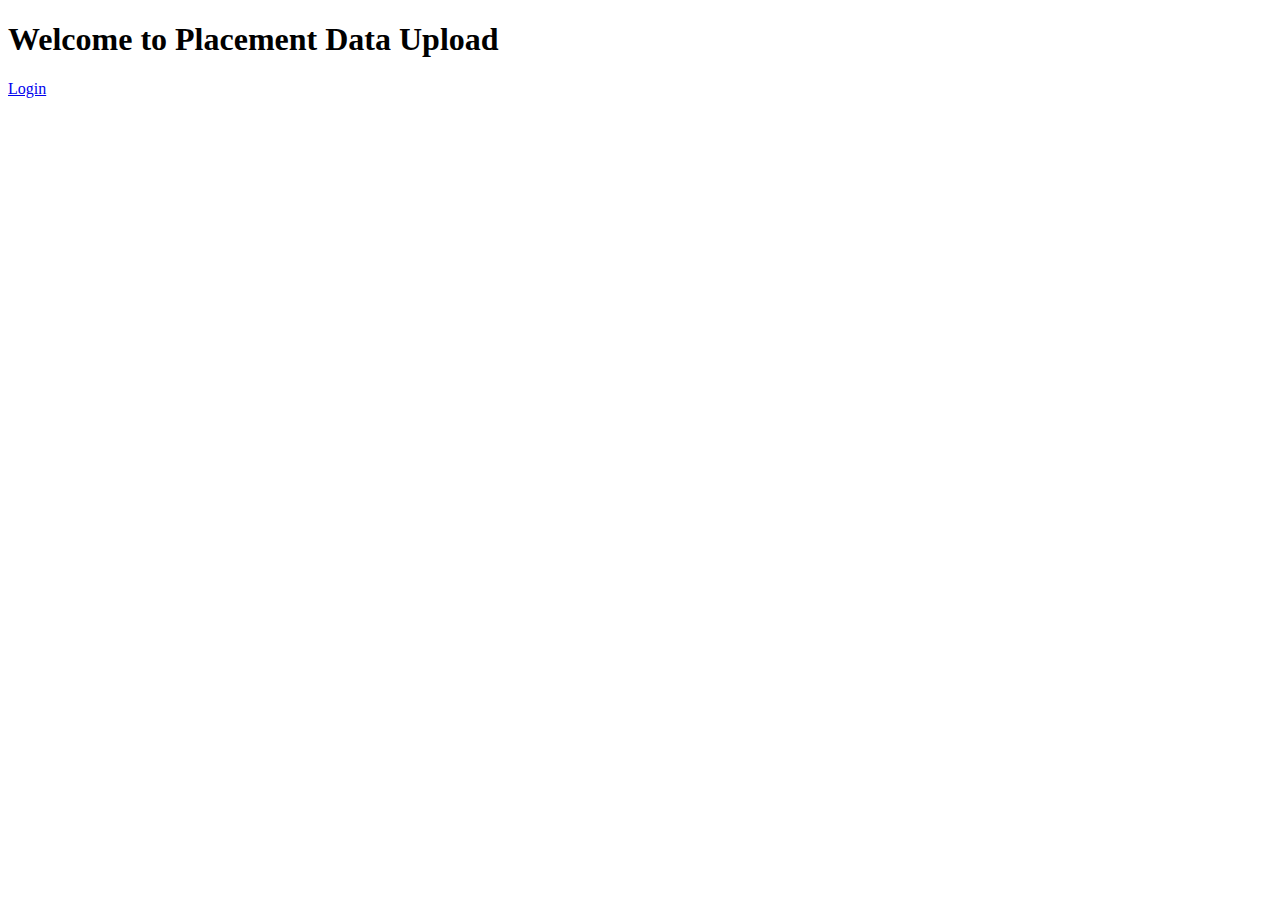
<file: templates/index.html>
<!DOCTYPE html>
<html lang="en">
<head>
    <meta charset="UTF-8">
    <meta name="viewport" content="width=device-width, initial-scale=1.0">
    <title>Home</title>
</head>
<body>
    <h1>Welcome to Placement Data Upload</h1>
    <a href="{{ url_for('login') }}">Login</a>
</body>
</html>
</file>
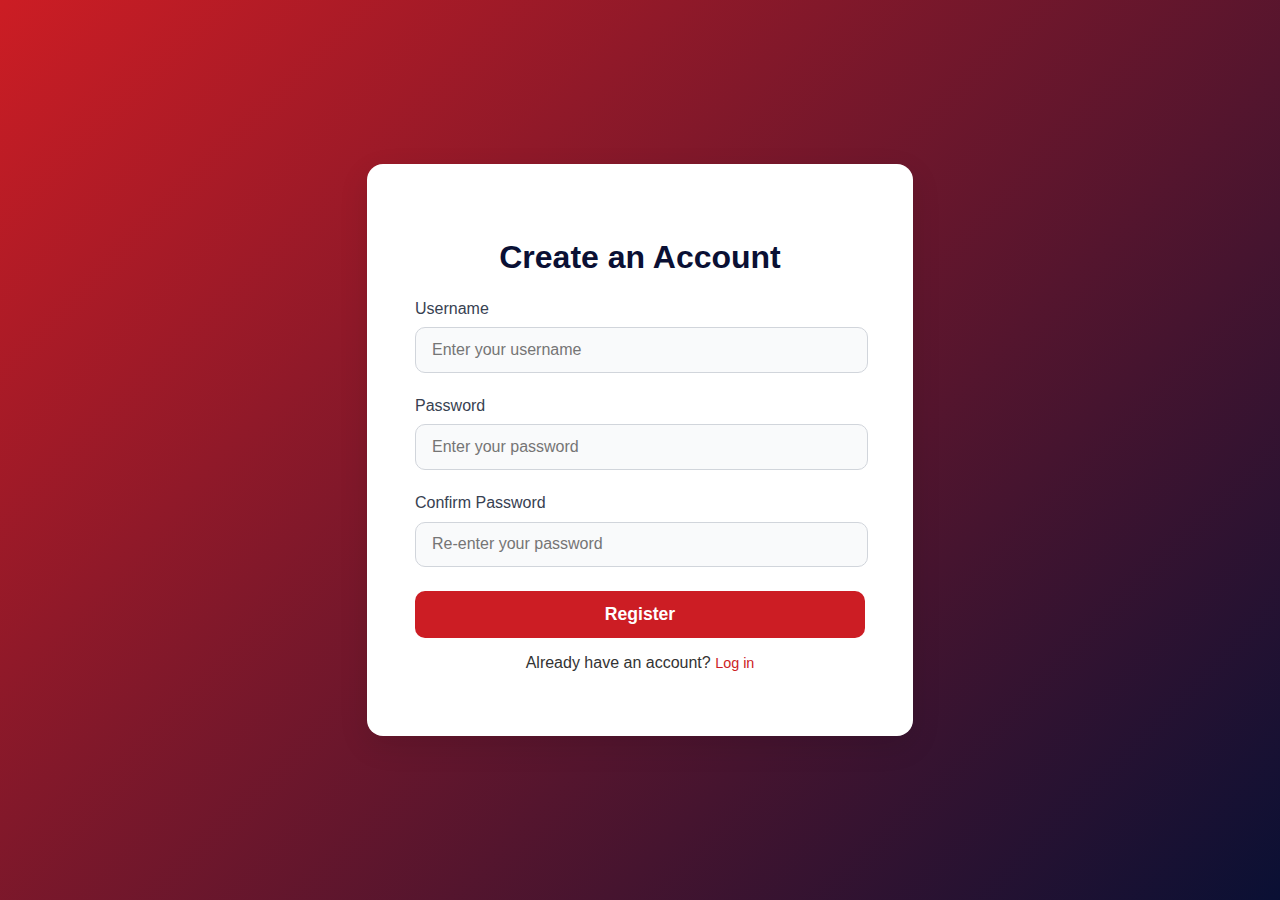
<file: templates/register.html>
<!DOCTYPE html>
<html lang="en">
<head>
    <meta charset="UTF-8">
    <meta name="viewport" content="width=device-width, initial-scale=1.0">
    <title>Register</title>
    <style>
        body {
            display: flex;
            justify-content: center;
            align-items: center;
            min-height: 100vh;
            margin: 0;
            background: linear-gradient(135deg, #cc1d24, #0a1034);
            font-family: 'Segoe UI', Tahoma, Geneva, Verdana, sans-serif;
            color: #333;
        }

        .register-container {
            background: #ffffff;
            padding: 3rem;
            border-radius: 16px;
            box-shadow: 0 10px 30px rgba(0, 0, 0, 0.1);
            text-align: center;
            max-width: 450px;
            width: 100%;
        }

        h2 {
            font-size: 2rem;
            font-weight: 600;
            color: #0a1034; /* Updated to secondary color */
            margin-bottom: 1.5rem;
        }

        label {
            display: block;
            text-align: left;
            font-size: 1rem;
            margin-bottom: 0.6rem;
            color: #374151;
            font-weight: 500;
        }

        input {
            width: 93%;
            padding: 0.8rem 1rem;
            margin-bottom: 1.5rem;
            border: 1px solid #d1d5db;
            border-radius: 10px;
            font-size: 1rem;
            color: #374151;
            background-color: #f9fafb;
            transition: all 0.3s ease;
        }

        input:focus {
            outline: none;
            border-color: #3b82f6;
            background-color: #ffffff;
            box-shadow: 0 0 0 3px rgba(59, 130, 246, 0.25);
        }

        button {
            width: 100%;
            padding: 0.8rem;
            font-size: 1.1rem;
            font-weight: 600;
            background-color: #cc1d24; /* Updated to primary color */
            color: #ffffff;
            border: none;
            border-radius: 10px;
            cursor: pointer;
            transition: background-color 0.3s ease, transform 0.2s ease;
        }

        button:hover {
            background-color: #9e141b; /* Darker shade of primary color */
            transform: scale(1.05);
        }

        .error {
            color: #ef4444;
            font-size: 0.9rem;
            margin-bottom: 1rem;
        }

        a {
            color: #cc1d24; /* Updated to primary color */
            text-decoration: none;
            font-size: 0.9rem;
        }

        a:hover {
            text-decoration: underline;
        }

        .footer-text {
            margin-top: 2rem;
            font-size: 1rem;
            color: #6b7280;
        }
    </style>
</head>
<body>
    <div class="register-container">
        <h2>Create an Account</h2>
        <form method="POST" action="/register">
            <label for="username">Username</label>
            <input type="text" id="username" name="username" placeholder="Enter your username" required>

            <label for="password">Password</label>
            <input type="password" id="password" name="password" placeholder="Enter your password" required>

            <label for="confirm_password">Confirm Password</label>
            <input type="password" id="confirm_password" name="confirm_password" placeholder="Re-enter your password" required>

            <button type="submit">Register</button>
        </form>
        <p>Already have an account? <a href="/login">Log in</a></p>
    </div>
</body>
</html>
</file>
